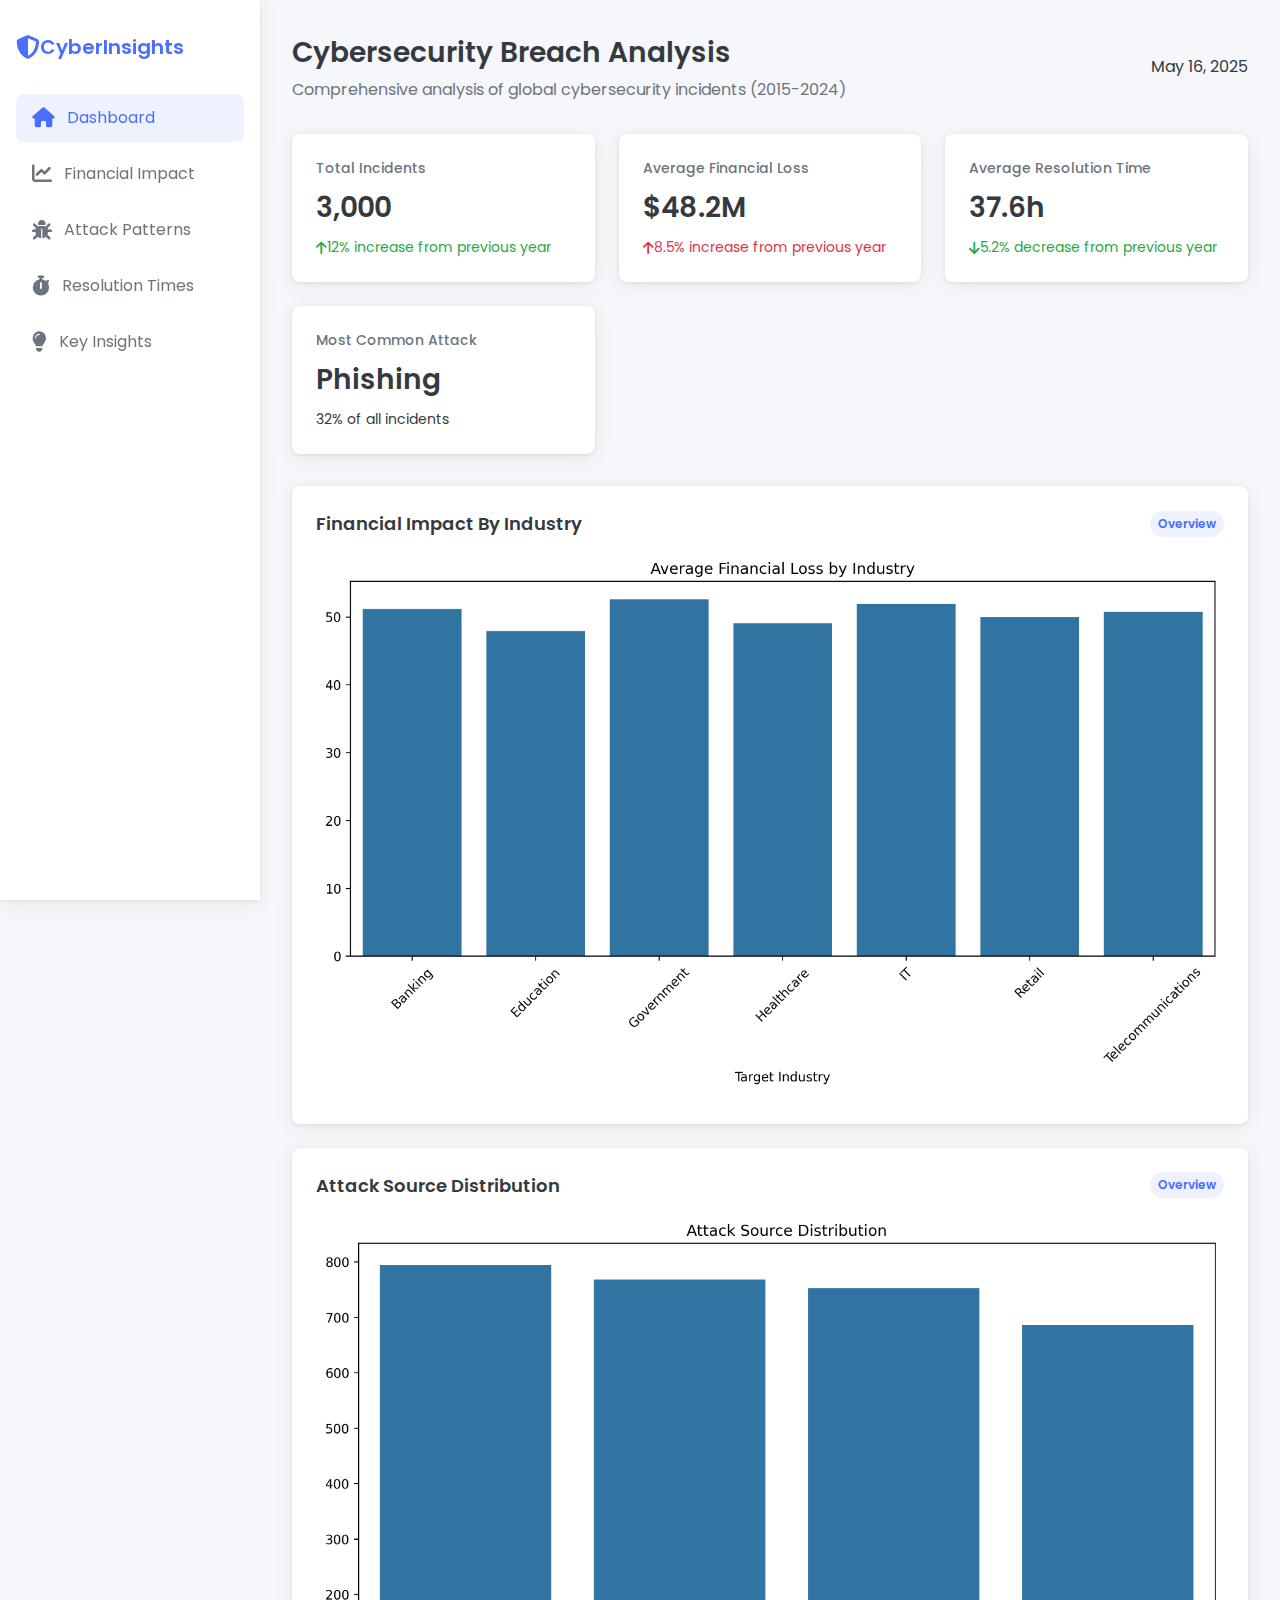
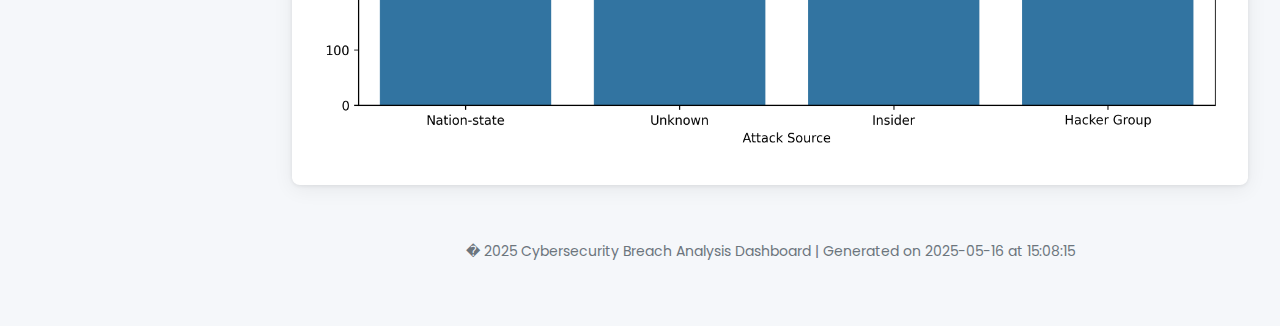
<file: trash-bin/modern_dashboard/index.html>
<!DOCTYPE html>
<html lang="en">
<head>
    <meta charset="UTF-8">
    <meta name="viewport" content="width=device-width, initial-scale=1.0">
    <title>Modern Cybersecurity Analysis Dashboard</title>
    <link rel="stylesheet" href="https://cdnjs.cloudflare.com/ajax/libs/font-awesome/6.2.0/css/all.min.css">
    <link href="https://fonts.googleapis.com/css2?family=Poppins:wght@300;400;500;600;700&display=swap" rel="stylesheet">
    <link rel="stylesheet" href="assets/css/style.css">
</head>
<body>
    <div class="dashboard-container">
        <!-- Sidebar Navigation -->
        <div class="sidebar">
            <div class="logo">
                <i class="fas fa-shield-alt" style="color: var(--primary); font-size: 24px;"></i>
                <h1>CyberInsights</h1>
            </div>
            
            <ul class="nav-menu">
                <li class="nav-item">
                    <a href="#" class="nav-link" data-section="dashboard-overview">
                        <i class="fas fa-home"></i>
                        <span>Dashboard</span>
                    </a>
                </li>
                <li class="nav-item">
                    <a href="#" class="nav-link" data-section="financial-impact">
                        <i class="fas fa-chart-line"></i>
                        <span>Financial Impact</span>
                    </a>
                </li>
                <li class="nav-item">
                    <a href="#" class="nav-link" data-section="attack-patterns">
                        <i class="fas fa-bug"></i>
                        <span>Attack Patterns</span>
                    </a>
                </li>
                <li class="nav-item">
                    <a href="#" class="nav-link" data-section="resolution-vulnerability">
                        <i class="fas fa-stopwatch"></i>
                        <span>Resolution Times</span>
                    </a>
                </li>
                <li class="nav-item">
                    <a href="#" class="nav-link" data-section="key-insights">
                        <i class="fas fa-lightbulb"></i>
                        <span>Key Insights</span>
                    </a>
                </li>
            </ul>
        </div>
        
        <!-- Main Content Area -->
        <div class="main-content">
            <!-- Dashboard Overview Section -->
            <section id="dashboard-overview" class="section">
                <div class="header">
                    <div class="page-title">
                        <h1>Cybersecurity Breach Analysis</h1>
                        <p>Comprehensive analysis of global cybersecurity incidents (2015-2024)</p>
                    </div>
                    <div class="date">
                        May 16, 2025
                    </div>
                </div>
                
                <!-- Statistics Cards -->
                <div class="stats-container">
                    <div class="stat-card">
                        <div class="title">Total Incidents</div>
                        <div class="value">3,000</div>
                        <div class="change positive">
                            <i class="fas fa-arrow-up"></i> 12% increase from previous year
                        </div>
                    </div>
                    
                    <div class="stat-card">
                        <div class="title">Average Financial Loss</div>
                        <div class="value">$48.2M</div>
                        <div class="change negative">
                            <i class="fas fa-arrow-up"></i> 8.5% increase from previous year
                        </div>
                    </div>
                    
                    <div class="stat-card">
                        <div class="title">Average Resolution Time</div>
                        <div class="value">37.6h</div>
                        <div class="change positive">
                            <i class="fas fa-arrow-down"></i> 5.2% decrease from previous year
                        </div>
                    </div>
                    
                    <div class="stat-card">
                        <div class="title">Most Common Attack</div>
                        <div class="value">Phishing</div>
                        <div class="change">
                            32% of all incidents
                        </div>
                    </div>
                </div>
                
                <!-- Overview Visualizations -->
                <div class="row">
    
                    <div class="card">
                        <div class="card-header">
                            <div class="card-title">Financial Impact By Industry</div>
                            <div class="badge badge-primary">Overview</div>
                        </div>
                        <div class="card-body">
                            <div class="visualization">
                                <img src="assets/images/financial_impact_by_industry.png" alt="Financial Impact By Industry">
                            </div>
                        </div>
                    </div>
        
                    <div class="card">
                        <div class="card-header">
                            <div class="card-title">Attack Source Distribution</div>
                            <div class="badge badge-primary">Overview</div>
                        </div>
                        <div class="card-body">
                            <div class="visualization">
                                <img src="assets/images/attack_source_distribution.png" alt="Attack Source Distribution">
                            </div>
                        </div>
                    </div>
        
                </div>
            </section>
            
            <!-- Financial Impact Section -->
            <section id="financial-impact" class="section" style="display: none;">
                <div class="header">
                    <div class="page-title">
                        <h1>Financial Impact Analysis</h1>
                        <p>Detailed analysis of financial losses from cybersecurity breaches</p>
                    </div>
                </div>
                
                <!-- Financial Visualizations -->
                <div class="row">
    
                    <div class="card">
                        <div class="card-header">
                            <div class="card-title">Financial Impact By Industry</div>
                        </div>
                        <div class="card-body">
                            <div class="visualization">
                                <img src="assets/images/financial_impact_by_industry.png" alt="Financial Impact By Industry">
                            </div>
                        </div>
                    </div>
        
                </div>
            </section>
            
            <!-- Attack Patterns Section -->
            <section id="attack-patterns" class="section" style="display: none;">
                <div class="header">
                    <div class="page-title">
                        <h1>Attack Patterns Analysis</h1>
                        <p>Trends and patterns in cybersecurity attack methods</p>
                    </div>
                </div>
                
                <!-- Attack Visualizations -->
                <div class="row">
    
                    <div class="card">
                        <div class="card-header">
                            <div class="card-title">Attack Source Distribution</div>
                        </div>
                        <div class="card-body">
                            <div class="visualization">
                                <img src="assets/images/attack_source_distribution.png" alt="Attack Source Distribution">
                            </div>
                        </div>
                    </div>
        
                    <div class="card">
                        <div class="card-header">
                            <div class="card-title">Attack Type Distribution</div>
                        </div>
                        <div class="card-body">
                            <div class="visualization">
                                <img src="assets/images/attack_type_distribution.png" alt="Attack Type Distribution">
                            </div>
                        </div>
                    </div>
        
                </div>
            </section>
            
            <!-- Resolution & Vulnerability Section -->
            <section id="resolution-vulnerability" class="section" style="display: none;">
                <div class="header">
                    <div class="page-title">
                        <h1>Resolution & Vulnerability Analysis</h1>
                        <p>Analysis of incident resolution times and security vulnerabilities</p>
                    </div>
                </div>
                
                <!-- Resolution Visualizations -->
                <div class="row">
    
                </div>
            </section>
            
            <!-- Key Insights Section -->
            <section id="key-insights" class="section" style="display: none;">
                <div class="header">
                    <div class="page-title">
                        <h1>Key Insights</h1>
                        <p>Critical findings and recommendations from the cybersecurity analysis</p>
                    </div>
                </div>
                
                <div class="row">
                    <div class="card">
                        <div class="card-header">
                            <div class="card-title">Critical Findings</div>
                        </div>
                        <div class="card-body">
                            <ul class="insights-list">
                                <li class="insight-item">
                                    <div class="insight-icon">
                                        <i class="fas fa-chart-line"></i>
                                    </div>
                                    <div class="insight-content">
                                        <h4>Financial Impact by Industry</h4>
                                        <p>Banking/Finance sector experiences the highest average financial losses, followed by Healthcare and Government sectors. Financial institutions should prioritize advanced security measures.</p>
                                    </div>
                                </li>
                                
                                <li class="insight-item">
                                    <div class="insight-icon">
                                        <i class="fas fa-bug"></i>
                                    </div>
                                    <div class="insight-content">
                                        <h4>Attack Type Trends</h4>
                                        <p>Phishing and ransomware attacks remain the most prevalent and financially damaging. Organizations should implement comprehensive anti-phishing training and ransomware protection.</p>
                                    </div>
                                </li>
                                
                                <li class="insight-item">
                                    <div class="insight-icon">
                                        <i class="fas fa-user-shield"></i>
                                    </div>
                                    <div class="insight-content">
                                        <h4>Security Vulnerability Distribution</h4>
                                        <p>Social engineering and unpatched software continue to be the primary vulnerability types exploited. Regular patching schedules and user awareness training are critical.</p>
                                    </div>
                                </li>
                                
                                <li class="insight-item">
                                    <div class="insight-icon">
                                        <i class="fas fa-stopwatch"></i>
                                    </div>
                                    <div class="insight-content">
                                        <h4>Resolution Time Correlation</h4>
                                        <p>Strong correlation exists between incident resolution time and financial impact. Investment in rapid incident response capabilities directly reduces financial losses.</p>
                                    </div>
                                </li>
                                
                                <li class="insight-item">
                                    <div class="insight-icon">
                                        <i class="fas fa-shield-alt"></i>
                                    </div>
                                    <div class="insight-content">
                                        <h4>Defensive Strategy Effectiveness</h4>
                                        <p>AI-based detection systems show significantly lower resolution times and financial impacts compared to traditional systems. Organizations should consider adopting advanced AI-powered security solutions.</p>
                                    </div>
                                </li>
                            </ul>
                        </div>
                    </div>
                </div>
            </section>
            
            <div class="footer">
                <p>� 2025 Cybersecurity Breach Analysis Dashboard | Generated on 2025-05-16 at 15:08:15</p>
            </div>
        </div>
    </div>
    
    <!-- Modal for image zoom -->
    <div id="imageModal" style="display: none; position: fixed; z-index: 1000; left: 0; top: 0; width: 100%; height: 100%; overflow: auto; background-color: rgba(0,0,0,0.9);">
        <span class="close-modal" style="position: absolute; top: 15px; right: 35px; color: #f1f1f1; font-size: 40px; font-weight: bold; cursor: pointer;">&times;</span>
        <img id="modalImage" style="margin: auto; display: block; max-width: 90%; max-height: 90%; position: absolute; top: 50%; left: 50%; transform: translate(-50%, -50%);">
        <div id="modalCaption" style="margin: auto; display: block; width: 80%; text-align: center; color: white; padding: 10px 0; position: absolute; bottom: 20px; left: 50%; transform: translateX(-50%);"></div>
    </div>
    
    <script src="assets/js/main.js"></script>
</body>
</html>
</file>
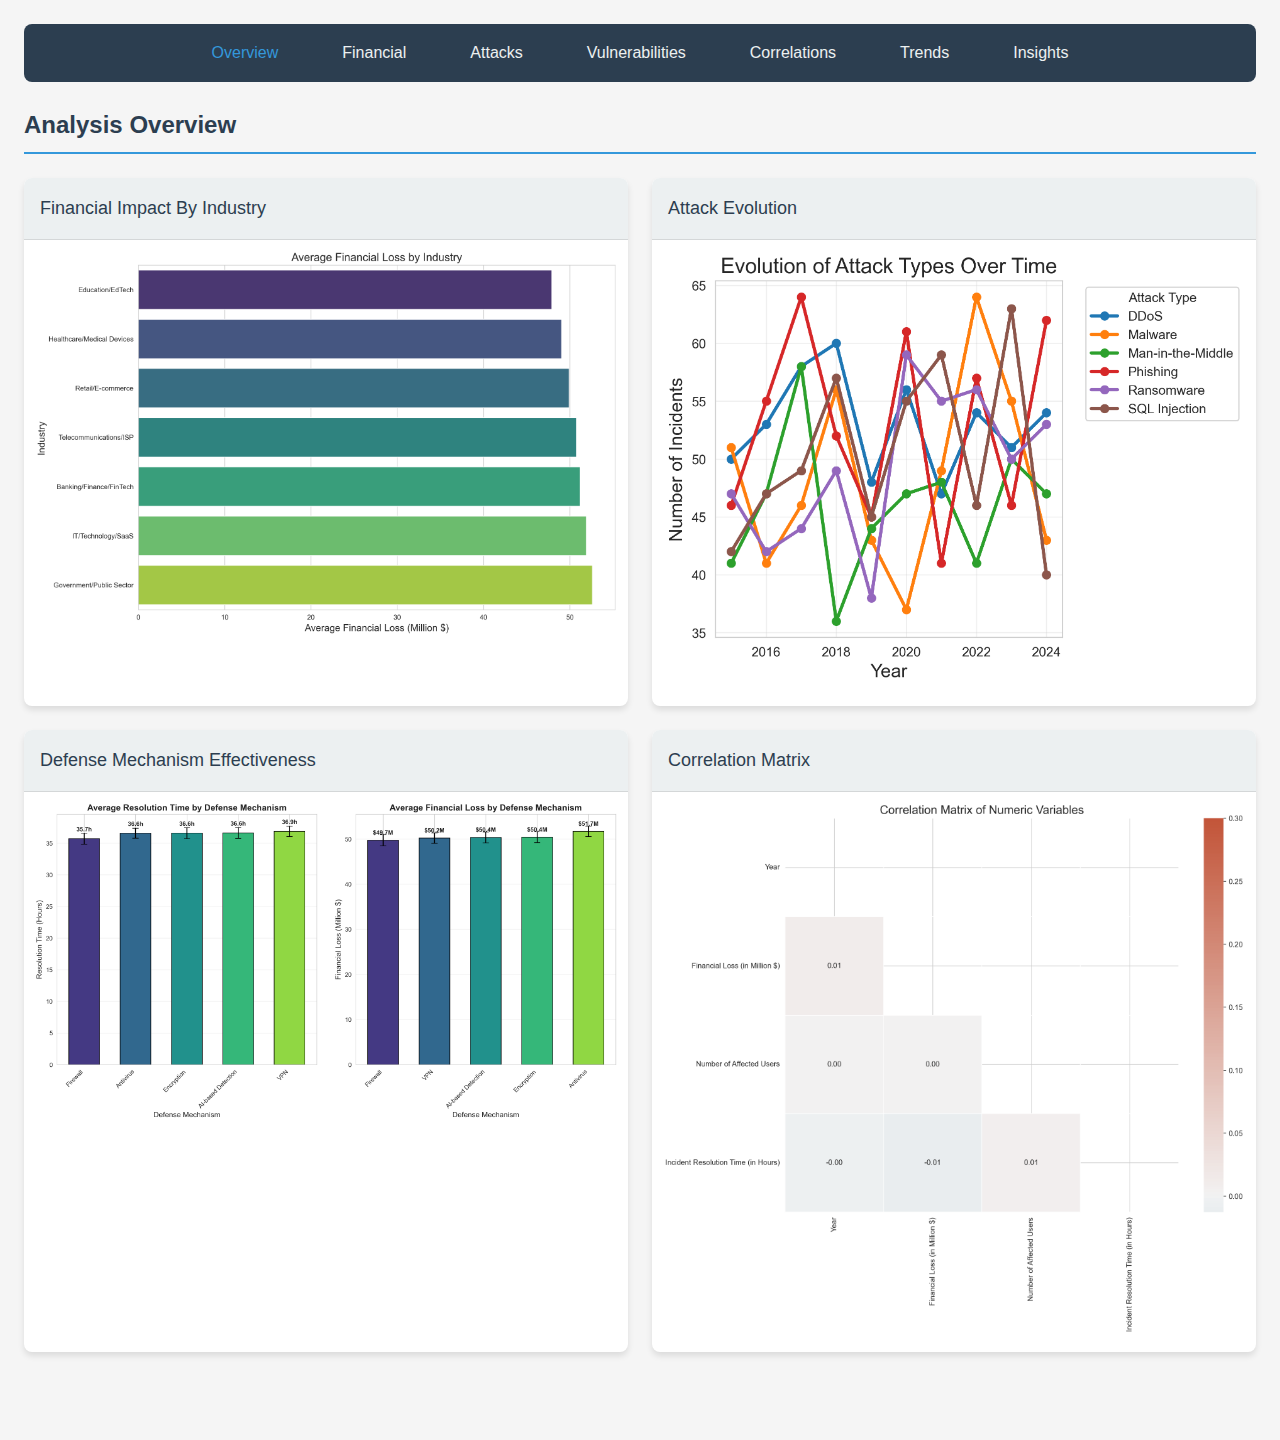
<file: analysis/output/enhanced_analysis/index.html>
<!DOCTYPE html>
<html lang="en">
<head>
    <meta charset="UTF-8">
    <meta name="viewport" content="width=device-width, initial-scale=1.0">
    <title>Cybersecurity Analysis</title>
    <link rel="stylesheet" href="styles.css">
</head>
<body>
    <div class="container">
        <div class="dashboard">
            <nav>
                <div class="nav-container">
                    <ul class="nav-list">
                        <li class="nav-item">
                            <a href="#" class="nav-link active" data-section="overview">Overview</a>
                        </li>
                        <li class="nav-item">
                            <a href="#" class="nav-link" data-section="financial-impact">Financial</a>
                        </li>
                        <li class="nav-item">
                            <a href="#" class="nav-link" data-section="attack-analysis">Attacks</a>
                        </li>
                        <li class="nav-item">
                            <a href="#" class="nav-link" data-section="vulnerability-analysis">Vulnerabilities</a>
                        </li>
                        <li class="nav-item">
                            <a href="#" class="nav-link" data-section="correlation-analysis">Correlations</a>
                        </li>
                        <li class="nav-item">
                            <a href="#" class="nav-link" data-section="trend-analysis">Trends</a>
                        </li>
                        <li class="nav-item">
                            <a href="#" class="nav-link" data-section="key-insights">Insights</a>
                        </li>
                    </ul>
                </div>
            </nav>
            
            <!-- Overview Section -->
            <section id="overview" class="section active">
                <h2 class="section-title">Analysis Overview</h2>
                
                <div class="viz-grid">

                    <div class="viz-card">
                        <div class="viz-header">
                            <h3 class="viz-title">Financial Impact By Industry</h3>
                        </div>
                        <div class="viz-body">
                            <img src="financial_impact_by_industry.png" alt="Financial Impact By Industry" class="viz-img">
                        </div>
                    </div>
        
                    <div class="viz-card">
                        <div class="viz-header">
                            <h3 class="viz-title">Attack Evolution</h3>
                        </div>
                        <div class="viz-body">
                            <img src="attack_evolution.png" alt="Attack Evolution" class="viz-img">
                        </div>
                    </div>
        
                    <div class="viz-card">
                        <div class="viz-header">
                            <h3 class="viz-title">Defense Mechanism Effectiveness</h3>
                        </div>
                        <div class="viz-body">
                            <img src="defense_mechanism_effectiveness.png" alt="Defense Mechanism Effectiveness" class="viz-img">
                        </div>
                    </div>
        
                    <div class="viz-card">
                        <div class="viz-header">
                            <h3 class="viz-title">Correlation Matrix</h3>
                        </div>
                        <div class="viz-body">
                            <img src="correlation_matrix.png" alt="Correlation Matrix" class="viz-img">
                        </div>
                    </div>
        
                </div>
            </section>
            
            <!-- Financial Impact Section -->
            <section id="financial-impact" class="section">
                <h2 class="section-title">Financial Impact Analysis</h2>
                
                <div class="viz-grid">
    
                    <div class="viz-card">
                        <div class="viz-header">
                            <h3 class="viz-title">Financial Impact By Industry</h3>
                        </div>
                        <div class="viz-body">
                            <img src="financial_impact_by_industry.png" alt="Financial Impact By Industry" class="viz-img">
                        </div>
                    </div>
        
                    <div class="viz-card">
                        <div class="viz-header">
                            <h3 class="viz-title">Financial Impact Heatmap</h3>
                        </div>
                        <div class="viz-body">
                            <img src="financial_impact_heatmap.png" alt="Financial Impact Heatmap" class="viz-img">
                        </div>
                    </div>
        
                    <div class="viz-card">
                        <div class="viz-header">
                            <h3 class="viz-title">Financial Loss Distribution</h3>
                        </div>
                        <div class="viz-body">
                            <img src="financial_loss_distribution.png" alt="Financial Loss Distribution" class="viz-img">
                        </div>
                    </div>
        
                    <div class="viz-card">
                        <div class="viz-header">
                            <h3 class="viz-title">Financial Loss Trends</h3>
                        </div>
                        <div class="viz-body">
                            <img src="financial_loss_trends.png" alt="Financial Loss Trends" class="viz-img">
                        </div>
                    </div>
        
                    <div class="viz-card">
                        <div class="viz-header">
                            <h3 class="viz-title">Financial Loss Vs Users</h3>
                        </div>
                        <div class="viz-body">
                            <img src="financial_loss_vs_users.png" alt="Financial Loss Vs Users" class="viz-img">
                        </div>
                    </div>
        
                    <div class="viz-card">
                        <div class="viz-header">
                            <h3 class="viz-title">Loss By Source Vulnerability</h3>
                        </div>
                        <div class="viz-body">
                            <img src="loss_by_source_vulnerability.png" alt="Loss By Source Vulnerability" class="viz-img">
                        </div>
                    </div>
        
                    <div class="viz-card">
                        <div class="viz-header">
                            <h3 class="viz-title">Resolution Vs Loss By Vulnerability</h3>
                        </div>
                        <div class="viz-body">
                            <img src="resolution_vs_loss_by_vulnerability.png" alt="Resolution Vs Loss By Vulnerability" class="viz-img">
                        </div>
                    </div>
        
                    <div class="viz-card">
                        <div class="viz-header">
                            <h3 class="viz-title">Resolution Vs Loss Hexbin</h3>
                        </div>
                        <div class="viz-body">
                            <img src="resolution_vs_loss_hexbin.png" alt="Resolution Vs Loss Hexbin" class="viz-img">
                        </div>
                    </div>
        
                </div>
            </section>
            
            <!-- Attack Analysis Section -->
            <section id="attack-analysis" class="section">
                <h2 class="section-title">Attack Pattern Analysis</h2>
                
                <div class="viz-grid">
    
                    <div class="viz-card">
                        <div class="viz-header">
                            <h3 class="viz-title">Attack Evolution</h3>
                        </div>
                        <div class="viz-body">
                            <img src="attack_evolution.png" alt="Attack Evolution" class="viz-img">
                        </div>
                    </div>
        
                    <div class="viz-card">
                        <div class="viz-header">
                            <h3 class="viz-title">Attack Source By Type</h3>
                        </div>
                        <div class="viz-body">
                            <img src="attack_source_by_type.png" alt="Attack Source By Type" class="viz-img">
                        </div>
                    </div>
        
                    <div class="viz-card">
                        <div class="viz-header">
                            <h3 class="viz-title">Attack Type By Industry</h3>
                        </div>
                        <div class="viz-body">
                            <img src="attack_type_by_industry.png" alt="Attack Type By Industry" class="viz-img">
                        </div>
                    </div>
        
                    <div class="viz-card">
                        <div class="viz-header">
                            <h3 class="viz-title">Attack Type Distribution</h3>
                        </div>
                        <div class="viz-body">
                            <img src="attack_type_distribution.png" alt="Attack Type Distribution" class="viz-img">
                        </div>
                    </div>
        
                    <div class="viz-card">
                        <div class="viz-header">
                            <h3 class="viz-title">Geographic Attack Distribution</h3>
                        </div>
                        <div class="viz-body">
                            <img src="geographic_attack_distribution.png" alt="Geographic Attack Distribution" class="viz-img">
                        </div>
                    </div>
        
                </div>
            </section>
            
            <!-- Vulnerability Analysis Section -->
            <section id="vulnerability-analysis" class="section">
                <h2 class="section-title">Vulnerability & Resolution Analysis</h2>
                
                <div class="viz-grid">
    
                    <div class="viz-card">
                        <div class="viz-header">
                            <h3 class="viz-title">Defense Mechanism Effectiveness</h3>
                        </div>
                        <div class="viz-body">
                            <img src="defense_mechanism_effectiveness.png" alt="Defense Mechanism Effectiveness" class="viz-img">
                        </div>
                    </div>
        
                    <div class="viz-card">
                        <div class="viz-header">
                            <h3 class="viz-title">Loss By Source Vulnerability</h3>
                        </div>
                        <div class="viz-body">
                            <img src="loss_by_source_vulnerability.png" alt="Loss By Source Vulnerability" class="viz-img">
                        </div>
                    </div>
        
                    <div class="viz-card">
                        <div class="viz-header">
                            <h3 class="viz-title">Resolution By Industry Vulnerability</h3>
                        </div>
                        <div class="viz-body">
                            <img src="resolution_by_industry_vulnerability.png" alt="Resolution By Industry Vulnerability" class="viz-img">
                        </div>
                    </div>
        
                    <div class="viz-card">
                        <div class="viz-header">
                            <h3 class="viz-title">Resolution Time Trends</h3>
                        </div>
                        <div class="viz-body">
                            <img src="resolution_time_trends.png" alt="Resolution Time Trends" class="viz-img">
                        </div>
                    </div>
        
                    <div class="viz-card">
                        <div class="viz-header">
                            <h3 class="viz-title">Resolution Vs Loss By Vulnerability</h3>
                        </div>
                        <div class="viz-body">
                            <img src="resolution_vs_loss_by_vulnerability.png" alt="Resolution Vs Loss By Vulnerability" class="viz-img">
                        </div>
                    </div>
        
                    <div class="viz-card">
                        <div class="viz-header">
                            <h3 class="viz-title">Resolution Vs Loss Hexbin</h3>
                        </div>
                        <div class="viz-body">
                            <img src="resolution_vs_loss_hexbin.png" alt="Resolution Vs Loss Hexbin" class="viz-img">
                        </div>
                    </div>
        
                    <div class="viz-card">
                        <div class="viz-header">
                            <h3 class="viz-title">Users Vs Resolution</h3>
                        </div>
                        <div class="viz-body">
                            <img src="users_vs_resolution.png" alt="Users Vs Resolution" class="viz-img">
                        </div>
                    </div>
        
                    <div class="viz-card">
                        <div class="viz-header">
                            <h3 class="viz-title">Vulnerability Distribution</h3>
                        </div>
                        <div class="viz-body">
                            <img src="vulnerability_distribution.png" alt="Vulnerability Distribution" class="viz-img">
                        </div>
                    </div>
        
                    <div class="viz-card">
                        <div class="viz-header">
                            <h3 class="viz-title">Vulnerability Trends</h3>
                        </div>
                        <div class="viz-body">
                            <img src="vulnerability_trends.png" alt="Vulnerability Trends" class="viz-img">
                        </div>
                    </div>
        
                </div>
            </section>
            
            <!-- Correlation Analysis Section -->
            <section id="correlation-analysis" class="section">
                <h2 class="section-title">Correlation Analysis</h2>
                
                <div class="viz-grid">
    
                    <div class="viz-card">
                        <div class="viz-header">
                            <h3 class="viz-title">Correlation Matrix</h3>
                        </div>
                        <div class="viz-body">
                            <img src="correlation_matrix.png" alt="Correlation Matrix" class="viz-img">
                        </div>
                    </div>
        
                    <div class="viz-card">
                        <div class="viz-header">
                            <h3 class="viz-title">Financial Loss Vs Users</h3>
                        </div>
                        <div class="viz-body">
                            <img src="financial_loss_vs_users.png" alt="Financial Loss Vs Users" class="viz-img">
                        </div>
                    </div>
        
                    <div class="viz-card">
                        <div class="viz-header">
                            <h3 class="viz-title">Resolution Vs Loss By Vulnerability</h3>
                        </div>
                        <div class="viz-body">
                            <img src="resolution_vs_loss_by_vulnerability.png" alt="Resolution Vs Loss By Vulnerability" class="viz-img">
                        </div>
                    </div>
        
                    <div class="viz-card">
                        <div class="viz-header">
                            <h3 class="viz-title">Resolution Vs Loss Hexbin</h3>
                        </div>
                        <div class="viz-body">
                            <img src="resolution_vs_loss_hexbin.png" alt="Resolution Vs Loss Hexbin" class="viz-img">
                        </div>
                    </div>
        
                    <div class="viz-card">
                        <div class="viz-header">
                            <h3 class="viz-title">Users Vs Resolution</h3>
                        </div>
                        <div class="viz-body">
                            <img src="users_vs_resolution.png" alt="Users Vs Resolution" class="viz-img">
                        </div>
                    </div>
        
                </div>
            </section>
            
            <!-- Trend Analysis Section -->
            <section id="trend-analysis" class="section">
                <h2 class="section-title">Trend Analysis</h2>
                
                <div class="viz-grid">
    
                    <div class="viz-card">
                        <div class="viz-header">
                            <h3 class="viz-title">Attack Evolution</h3>
                        </div>
                        <div class="viz-body">
                            <img src="attack_evolution.png" alt="Attack Evolution" class="viz-img">
                        </div>
                    </div>
        
                    <div class="viz-card">
                        <div class="viz-header">
                            <h3 class="viz-title">Financial Loss Trends</h3>
                        </div>
                        <div class="viz-body">
                            <img src="financial_loss_trends.png" alt="Financial Loss Trends" class="viz-img">
                        </div>
                    </div>
        
                    <div class="viz-card">
                        <div class="viz-header">
                            <h3 class="viz-title">Resolution Time Trends</h3>
                        </div>
                        <div class="viz-body">
                            <img src="resolution_time_trends.png" alt="Resolution Time Trends" class="viz-img">
                        </div>
                    </div>
        
                    <div class="viz-card">
                        <div class="viz-header">
                            <h3 class="viz-title">Vulnerability Trends</h3>
                        </div>
                        <div class="viz-body">
                            <img src="vulnerability_trends.png" alt="Vulnerability Trends" class="viz-img">
                        </div>
                    </div>
        
                </div>
            </section>
            
            <!-- Key Insights Section -->
            <section id="key-insights" class="section">
                <h2 class="section-title">Key Insights & Findings</h2>
                
                <div class="insights-section">
                    <h3 class="insights-title">Critical Findings</h3>
                    
                    <div class="insights-grid">
                        <div class="insight-card">
                            <div class="insight-header">Financial Impact by Industry</div>
                            <div class="insight-text">Banking/Finance sector experiences the highest average financial losses from cybersecurity breaches, followed by Healthcare and Government sectors, suggesting these industries require more robust security measures.</div>
                        </div>
                        
                        <div class="insight-card">
                            <div class="insight-header">Attack Type Distribution</div>
                            <div class="insight-text">Phishing and ransomware attacks are the most prevalent and financially damaging attack types across all industries, highlighting the need for improved user training and robust backup systems.</div>
                        </div>
                        
                        <div class="insight-card">
                            <div class="insight-header">Security Vulnerability Patterns</div>
                            <div class="insight-text">Social engineering and unpatched software vulnerabilities account for the majority of successful breaches, indicating organizations should prioritize regular patching cycles and security awareness training.</div>
                        </div>
                        
                        <div class="insight-card">
                            <div class="insight-header">Resolution Time Correlation</div>
                            <div class="insight-text">Strong positive correlation exists between incident resolution time and financial impact - each additional hour of resolution time is associated with increased financial losses, emphasizing the importance of rapid incident response.</div>
                        </div>
                        
                        <div class="insight-card">
                            <div class="insight-header">Defense Mechanism Effectiveness</div>
                            <div class="insight-text">AI-based detection systems demonstrate significantly better performance in reducing both resolution times and financial impacts compared to traditional security systems.</div>
                        </div>
                        
                        <div class="insight-card">
                            <div class="insight-header">Attack Source Analysis</div>
                            <div class="insight-text">Nation-state actors are responsible for the most sophisticated and financially damaging attacks, particularly targeting critical infrastructure and government institutions.</div>
                        </div>
                        
                        <div class="insight-card">
                            <div class="insight-header">Temporal Patterns</div>
                            <div class="insight-text">Ransomware attacks show a significant increasing trend over the analyzed period, while SQL injection attacks are decreasing, suggesting evolving attack priorities among threat actors.</div>
                        </div>
                        
                        <div class="insight-card">
                            <div class="insight-header">Geographic Insights</div>
                            <div class="insight-text">Organizations in certain regions face disproportionately higher attack frequencies, potentially due to geopolitical factors or variations in security infrastructure maturity.</div>
                        </div>
                    </div>
                </div>
            </section>
            
            <!-- Image Modal -->
            <div id="imageModal" class="modal">
                <span class="close">&times;</span>
                <img class="modal-content" id="modalImage">
            </div>
        </div>
    </div>
    
    <script src="main.js"></script>
</body>
</html>
</file>
<file: trash-bin/modern_dashboard/assets/css/style.css>
:root {
    --primary: #4a6fff;
    --primary-light: #eef2ff;
    --secondary: #6c757d;
    --success: #28a745;
    --info: #17a2b8;
    --warning: #ffc107;
    --danger: #dc3545;
    --light: #f8f9fa;
    --dark: #343a40;
    --white: #ffffff;
    --body-bg: #f5f7fa;
    --sidebar-bg: #ffffff;
    --card-shadow: 0 4px 20px 1px rgba(0, 0, 0, 0.06), 0 1px 4px rgba(0, 0, 0, 0.08);
    --border-radius: 0.5rem;
    --font-family: 'Poppins', -apple-system, BlinkMacSystemFont, 'Segoe UI', Roboto, Oxygen, Ubuntu, Cantarell, 'Open Sans', 'Helvetica Neue', sans-serif;
}

* {
    box-sizing: border-box;
    margin: 0;
    padding: 0;
}

body {
    font-family: var(--font-family);
    background-color: var(--body-bg);
    color: var(--dark);
    line-height: 1.5;
}

.container {
    width: 100%;
    max-width: 1440px;
    margin: 0 auto;
    padding: 0 1rem;
}

.dashboard-container {
    display: flex;
}

.sidebar {
    position: fixed;
    width: 260px;
    height: 100vh;
    background-color: var(--sidebar-bg);
    padding: 2rem 1rem;
    box-shadow: var(--card-shadow);
    overflow-y: auto;
    z-index: 999;
}

.logo {
    display: flex;
    align-items: center;
    margin-bottom: 2rem;
}

.logo img {
    width: 40px;
    height: 40px;
    margin-right: 0.5rem;
}

.logo h1 {
    font-size: 1.25rem;
    font-weight: 600;
    color: var(--primary);
}

.nav-menu {
    list-style: none;
}

.nav-item {
    margin-bottom: 0.5rem;
}

.nav-link {
    display: flex;
    align-items: center;
    padding: 0.75rem 1rem;
    color: var(--secondary);
    text-decoration: none;
    border-radius: var(--border-radius);
    transition: all 0.3s ease;
}

.nav-link:hover, .nav-link.active {
    background-color: var(--primary-light);
    color: var(--primary);
}

.nav-link i {
    margin-right: 0.75rem;
    font-size: 1.25rem;
}

.main-content {
    flex: 1;
    margin-left: 260px;
    padding: 2rem;
}

.header {
    display: flex;
    justify-content: space-between;
    align-items: center;
    margin-bottom: 2rem;
}

.page-title h1 {
    font-size: 1.75rem;
    font-weight: 600;
    color: var(--dark);
}

.page-title p {
    color: var(--secondary);
    margin-top: 0.25rem;
}

.stats-container {
    display: grid;
    grid-template-columns: repeat(auto-fit, minmax(240px, 1fr));
    gap: 1.5rem;
    margin-bottom: 2rem;
}

.stat-card {
    background-color: var(--white);
    border-radius: var(--border-radius);
    padding: 1.5rem;
    box-shadow: var(--card-shadow);
}

.stat-card .title {
    color: var(--secondary);
    font-size: 0.875rem;
    font-weight: 500;
    margin-bottom: 0.5rem;
}

.stat-card .value {
    font-size: 1.75rem;
    font-weight: 600;
    color: var(--dark);
}

.stat-card .change {
    display: flex;
    align-items: center;
    margin-top: 0.5rem;
    font-size: 0.875rem;
}

.stat-card .change.positive {
    color: var(--success);
}

.stat-card .change.negative {
    color: var(--danger);
}

.row {
    display: grid;
    grid-template-columns: repeat(auto-fit, minmax(500px, 1fr));
    gap: 1.5rem;
    margin-bottom: 1.5rem;
}

.card {
    background-color: var(--white);
    border-radius: var(--border-radius);
    box-shadow: var(--card-shadow);
    padding: 1.5rem;
}

.card-header {
    display: flex;
    justify-content: space-between;
    align-items: center;
    margin-bottom: 1rem;
}

.card-title {
    font-size: 1.125rem;
    font-weight: 600;
    color: var(--dark);
}

.card-body {
    position: relative;
}

.visualization {
    width: 100%;
    border-radius: var(--border-radius);
    overflow: hidden;
}

.visualization img {
    width: 100%;
    height: auto;
    object-fit: contain;
}

.badge {
    display: inline-block;
    padding: 0.25rem 0.5rem;
    font-size: 0.75rem;
    font-weight: 600;
    border-radius: 50px;
}

.badge-primary {
    background-color: var(--primary-light);
    color: var(--primary);
}

.insights-list {
    list-style: none;
}

.insight-item {
    display: flex;
    align-items: flex-start;
    padding: 1rem 0;
    border-bottom: 1px solid rgba(0, 0, 0, 0.05);
}

.insight-item:last-child {
    border-bottom: none;
}

.insight-icon {
    flex-shrink: 0;
    width: 36px;
    height: 36px;
    border-radius: 50%;
    background-color: var(--primary-light);
    color: var(--primary);
    display: flex;
    align-items: center;
    justify-content: center;
    margin-right: 1rem;
}

.insight-content h4 {
    font-size: 1rem;
    font-weight: 500;
    margin-bottom: 0.25rem;
}

.insight-content p {
    color: var(--secondary);
    font-size: 0.875rem;
}

.footer {
    text-align: center;
    padding: 2rem 0;
    color: var(--secondary);
    font-size: 0.875rem;
}

/* Responsive design */
@media screen and (max-width: 992px) {
    .sidebar {
        width: 80px;
        padding: 1.5rem 0.5rem;
    }
    
    .logo h1, .nav-link span {
        display: none;
    }
    
    .nav-link i {
        margin-right: 0;
    }
    
    .main-content {
        margin-left: 80px;
    }
}

@media screen and (max-width: 768px) {
    .row {
        grid-template-columns: 1fr;
    }
}

@media screen and (max-width: 576px) {
    .stats-container {
        grid-template-columns: 1fr;
    }
    
    .header {
        flex-direction: column;
        align-items: flex-start;
    }
}
</file>
<file: analysis/output/enhanced_analysis/styles.css>
* {
    box-sizing: border-box;
    margin: 0;
    padding: 0;
}

:root {
    --primary: #2c3e50;
    --secondary: #34495e;
    --accent: #3498db;
    --light: #ecf0f1;
    --dark: #2c3e50;
    --success: #2ecc71;
    --danger: #e74c3c;
    --warning: #f39c12;
    --info: #3498db;
    --body-bg: #f5f5f5;
    --card-bg: #ffffff;
    --card-shadow: 0 4px 6px rgba(0, 0, 0, 0.1);
    --border-radius: 8px;
    --spacing-xs: 4px;
    --spacing-sm: 8px;
    --spacing-md: 16px;
    --spacing-lg: 24px;
    --spacing-xl: 32px;
}

body {
    background-color: var(--body-bg);
    font-family: 'Segoe UI', Tahoma, Geneva, Verdana, sans-serif;
    color: var(--dark);
    line-height: 1.6;
}

.container {
    width: 100%;
    max-width: 1440px;
    margin: 0 auto;
    padding: var(--spacing-lg);
}

.dashboard {
    display: flex;
    flex-direction: column;
}

nav {
    background-color: var(--primary);
    border-radius: var(--border-radius);
    margin-bottom: var(--spacing-lg);
    position: sticky;
    top: 0;
    z-index: 100;
}

.nav-container {
    display: flex;
    justify-content: center;
    padding: var(--spacing-md);
}

.nav-list {
    display: flex;
    list-style: none;
    overflow-x: auto;
    white-space: nowrap;
}

.nav-item {
    margin: 0 var(--spacing-md);
}

.nav-link {
    color: var(--light);
    text-decoration: none;
    padding: var(--spacing-md);
    font-weight: 500;
    transition: color 0.3s;
}

.nav-link:hover,
.nav-link.active {
    color: var(--accent);
}

.section {
    margin-bottom: var(--spacing-xl);
    display: none;
}

.section.active {
    display: block;
    animation: fadeIn 0.5s ease-in-out;
}

@keyframes fadeIn {
    from { opacity: 0; }
    to { opacity: 1; }
}

.section-title {
    font-size: 24px;
    margin-bottom: var(--spacing-lg);
    color: var(--primary);
    border-bottom: 2px solid var(--accent);
    padding-bottom: var(--spacing-sm);
}

.viz-grid {
    display: grid;
    grid-template-columns: repeat(auto-fill, minmax(600px, 1fr));
    gap: var(--spacing-lg);
    margin-bottom: var(--spacing-xl);
}

.viz-card {
    background-color: var(--card-bg);
    border-radius: var(--border-radius);
    overflow: hidden;
    box-shadow: var(--card-shadow);
    transition: transform 0.3s, box-shadow 0.3s;
}

.viz-card:hover {
    transform: translateY(-5px);
    box-shadow: 0 10px 20px rgba(0, 0, 0, 0.15);
}

.viz-header {
    padding: var(--spacing-md);
    background-color: var(--light);
    border-bottom: 1px solid rgba(0, 0, 0, 0.1);
}

.viz-title {
    font-size: 18px;
    font-weight: 500;
    margin: 0;
}

.viz-body {
    padding: var(--spacing-sm);
}

.viz-img {
    width: 100%;
    height: auto;
    cursor: pointer;
    transition: opacity 0.3s;
}

.viz-img:hover {
    opacity: 0.9;
}

/* Modal for enlarged images */
.modal {
    display: none;
    position: fixed;
    z-index: 1000;
    left: 0;
    top: 0;
    width: 100%;
    height: 100%;
    background-color: rgba(0, 0, 0, 0.8);
}

.modal-content {
    margin: auto;
    display: block;
    max-width: 90%;
    max-height: 90%;
    position: absolute;
    top: 50%;
    left: 50%;
    transform: translate(-50%, -50%);
}

.close {
    position: absolute;
    top: 15px;
    right: 35px;
    color: #f1f1f1;
    font-size: 40px;
    font-weight: bold;
    transition: 0.3s;
    cursor: pointer;
}

.close:hover {
    color: #bbb;
}

.insights-section {
    background-color: var(--card-bg);
    border-radius: var(--border-radius);
    padding: var(--spacing-lg);
    margin-bottom: var(--spacing-xl);
    box-shadow: var(--card-shadow);
}

.insights-title {
    font-size: 22px;
    margin-bottom: var(--spacing-md);
    color: var(--primary);
}

.insights-grid {
    display: grid;
    grid-template-columns: repeat(auto-fill, minmax(400px, 1fr));
    gap: var(--spacing-lg);
}

.insight-card {
    background-color: var(--light);
    border-radius: var(--border-radius);
    padding: var(--spacing-md);
    border-left: 4px solid var(--accent);
}

.insight-header {
    font-weight: 600;
    margin-bottom: var(--spacing-sm);
    color: var(--primary);
}

.insight-text {
    color: var(--secondary);
    font-size: 14px;
}

@media (max-width: 768px) {
    .viz-grid {
        grid-template-columns: 1fr;
    }
    
    .insights-grid {
        grid-template-columns: 1fr;
    }
}
</file>
